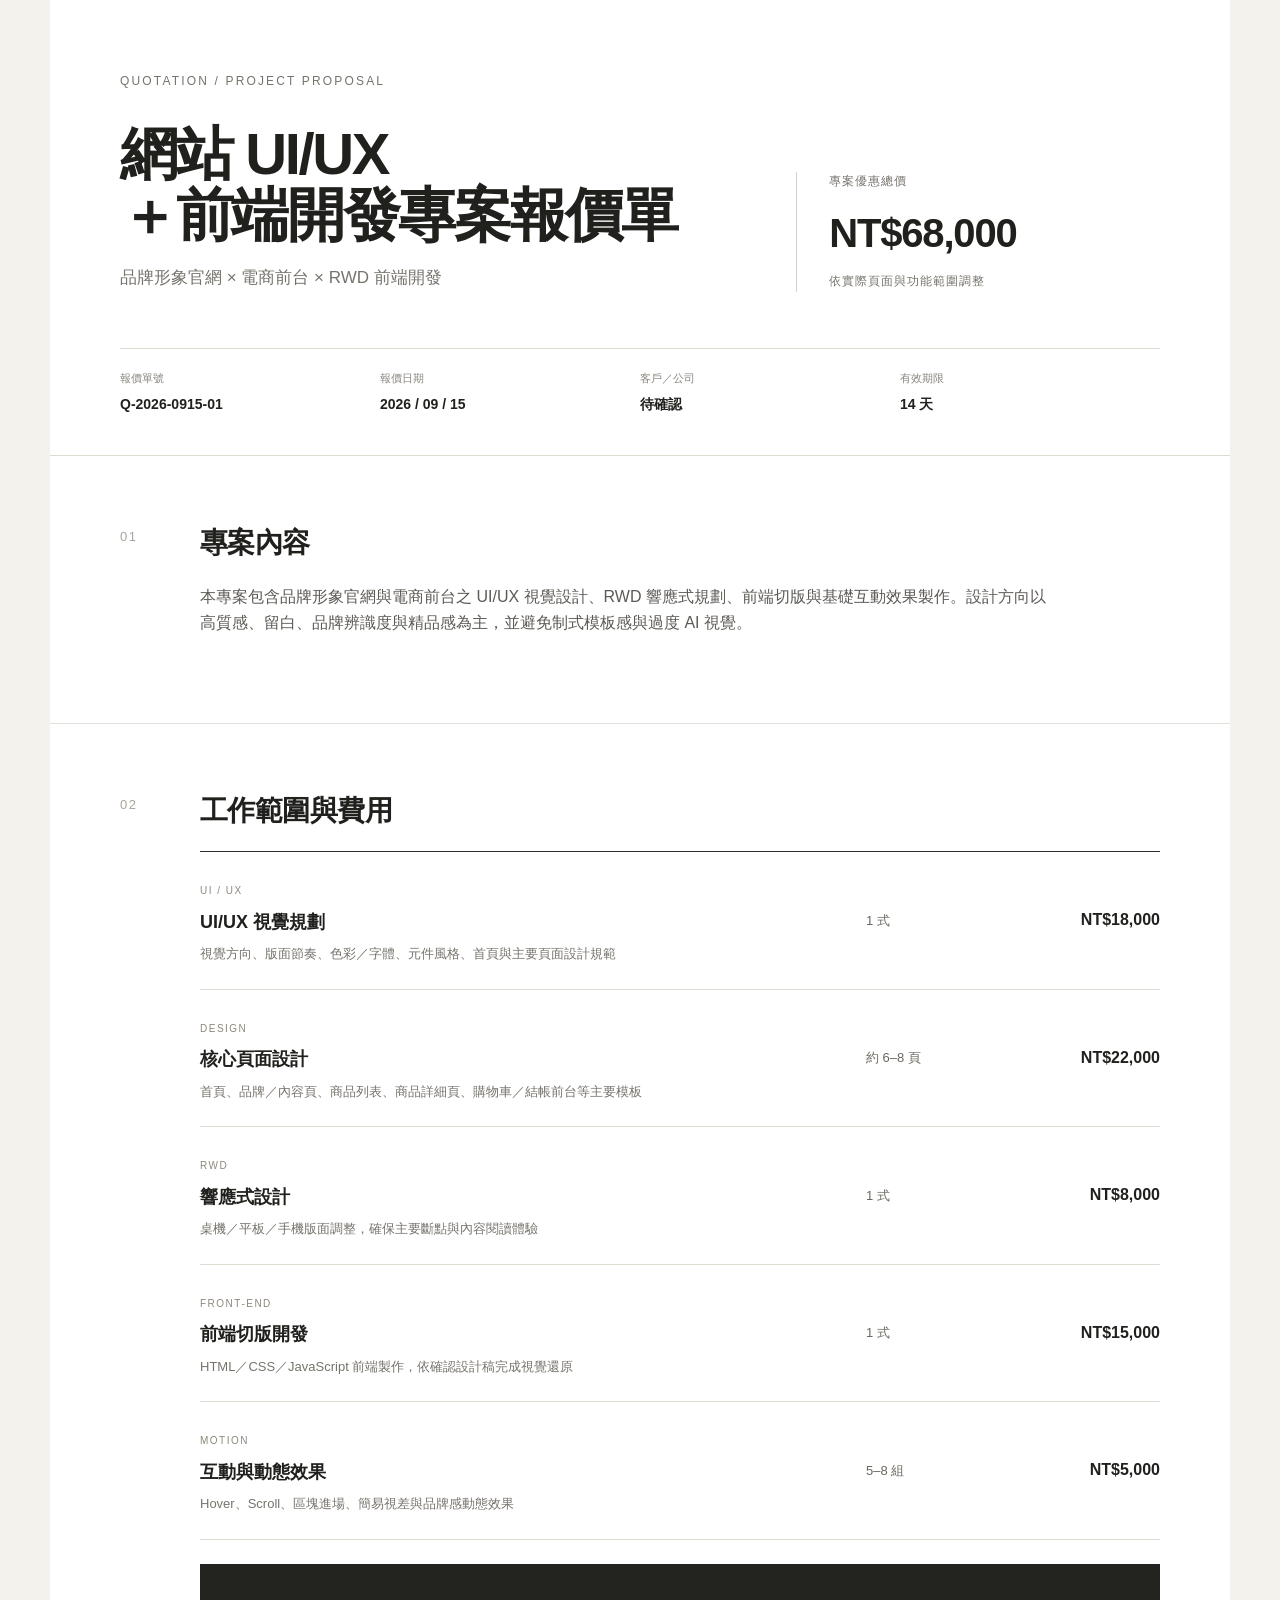
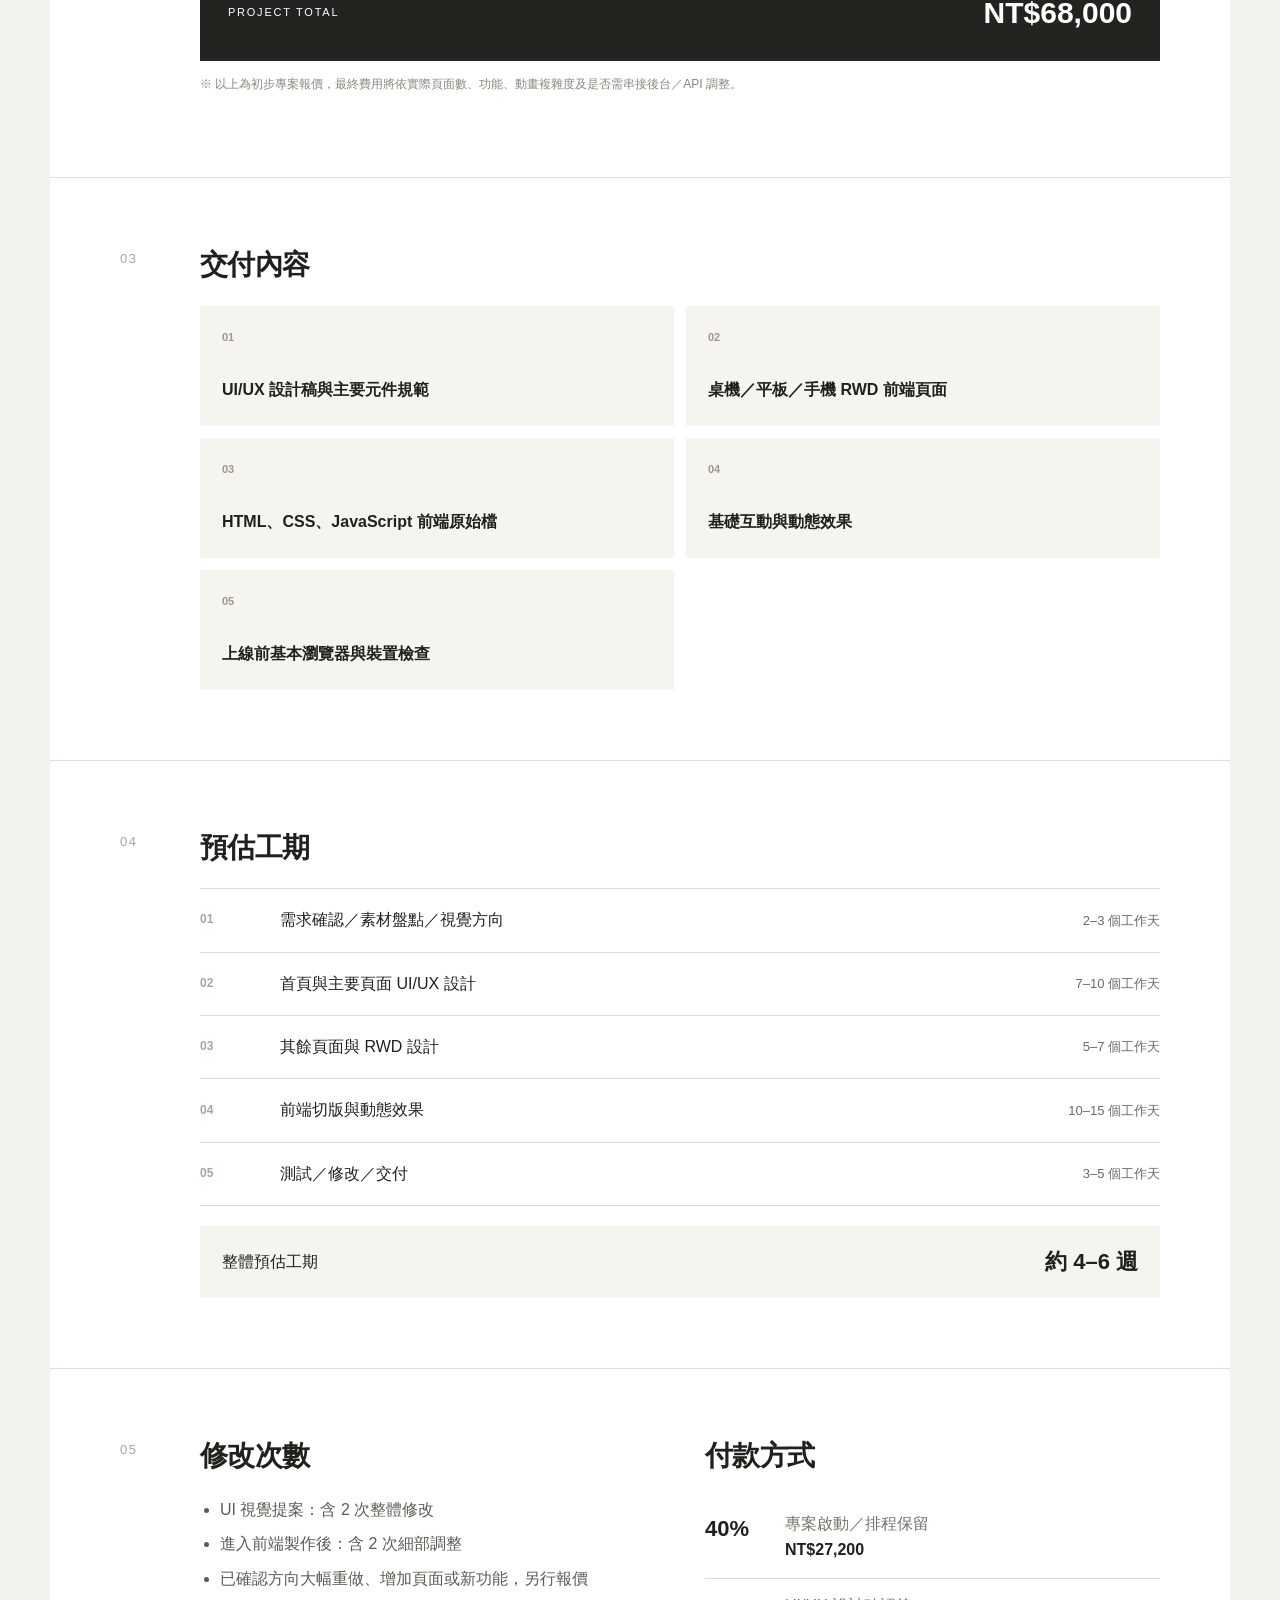
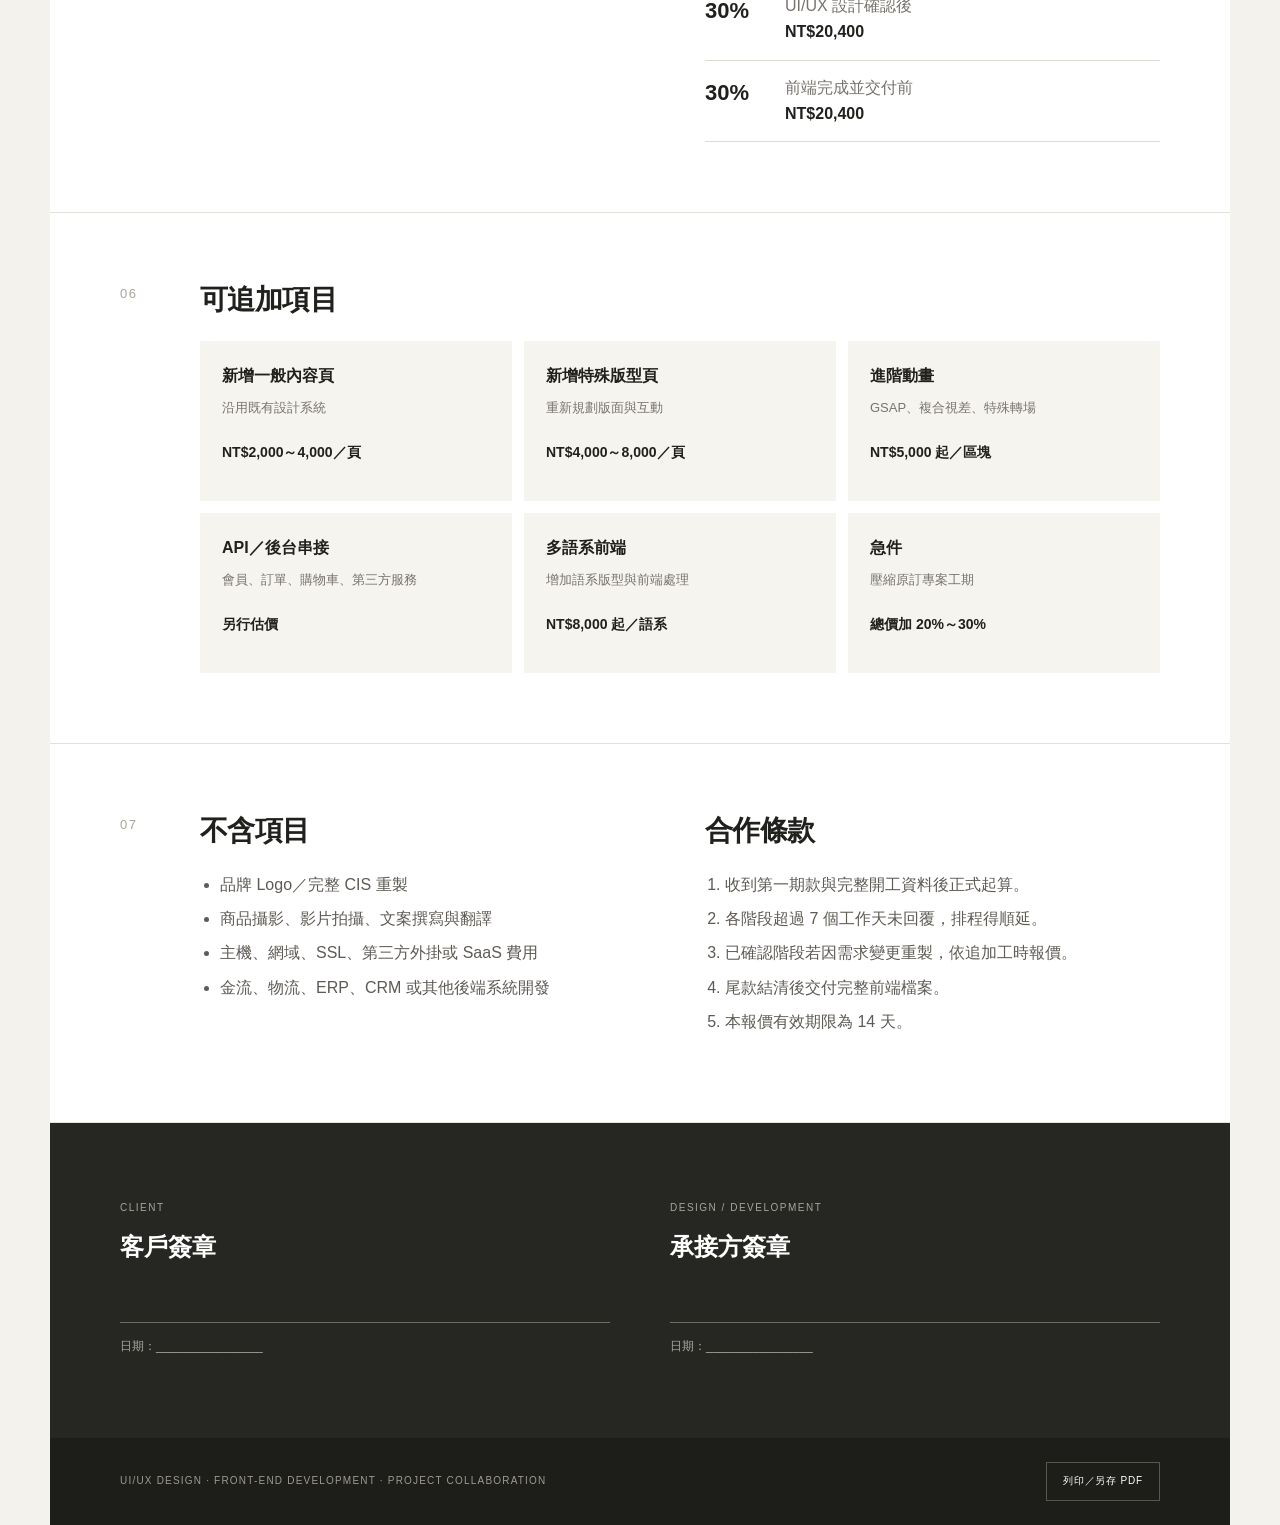
<file: quotation/index.html>
<!doctype html>
<html lang="zh-Hant">
<head>
  <meta charset="utf-8">
  <meta name="viewport" content="width=device-width, initial-scale=1">
  <meta name="description" content="網站 UI/UX 與前端開發專案報價單">
  <title>網站 UI/UX＋前端開發專案報價單</title>
  <link rel="stylesheet" href="styles.css">
</head>
<body>
  <main class="quote-page">
    <section class="hero">
      <div class="hero__eyebrow">QUOTATION / PROJECT PROPOSAL</div>
      <div class="hero__grid">
        <div>
          <h1>網站 UI/UX<br>＋前端開發專案報價單</h1>
          <p class="hero__lead">品牌形象官網 × 電商前台 × RWD 前端開發</p>
        </div>
        <div class="hero__price">
          <span>專案優惠總價</span>
          <strong>NT$68,000</strong>
          <small>依實際頁面與功能範圍調整</small>
        </div>
      </div>
      <div class="meta-grid">
        <div><span>報價單號</span><b>Q-2026-0915-01</b></div>
        <div><span>報價日期</span><b>2026 / 09 / 15</b></div>
        <div><span>客戶／公司</span><b>待確認</b></div>
        <div><span>有效期限</span><b>14 天</b></div>
      </div>
    </section>

    <section class="section intro">
      <div class="section-no">01</div>
      <div class="section-body">
        <h2>專案內容</h2>
        <p>本專案包含品牌形象官網與電商前台之 UI/UX 視覺設計、RWD 響應式規劃、前端切版與基礎互動效果製作。設計方向以高質感、留白、品牌辨識度與精品感為主，並避免制式模板感與過度 AI 視覺。</p>
      </div>
    </section>

    <section class="section">
      <div class="section-no">02</div>
      <div class="section-body">
        <h2>工作範圍與費用</h2>
        <div class="price-list">
          <article class="price-row">
            <div><span class="tag">UI / UX</span><h3>UI/UX 視覺規劃</h3><p>視覺方向、版面節奏、色彩／字體、元件風格、首頁與主要頁面設計規範</p></div>
            <div class="scope">1 式</div><div class="money">NT$18,000</div>
          </article>
          <article class="price-row">
            <div><span class="tag">DESIGN</span><h3>核心頁面設計</h3><p>首頁、品牌／內容頁、商品列表、商品詳細頁、購物車／結帳前台等主要模板</p></div>
            <div class="scope">約 6–8 頁</div><div class="money">NT$22,000</div>
          </article>
          <article class="price-row">
            <div><span class="tag">RWD</span><h3>響應式設計</h3><p>桌機／平板／手機版面調整，確保主要斷點與內容閱讀體驗</p></div>
            <div class="scope">1 式</div><div class="money">NT$8,000</div>
          </article>
          <article class="price-row">
            <div><span class="tag">FRONT-END</span><h3>前端切版開發</h3><p>HTML／CSS／JavaScript 前端製作，依確認設計稿完成視覺還原</p></div>
            <div class="scope">1 式</div><div class="money">NT$15,000</div>
          </article>
          <article class="price-row">
            <div><span class="tag">MOTION</span><h3>互動與動態效果</h3><p>Hover、Scroll、區塊進場、簡易視差與品牌感動態效果</p></div>
            <div class="scope">5–8 組</div><div class="money">NT$5,000</div>
          </article>
        </div>
        <div class="total-bar"><span>PROJECT TOTAL</span><strong>NT$68,000</strong></div>
        <p class="note">※ 以上為初步專案報價，最終費用將依實際頁面數、功能、動畫複雜度及是否需串接後台／API 調整。</p>
      </div>
    </section>

    <section class="section two-col">
      <div class="section-no">03</div>
      <div class="section-body">
        <h2>交付內容</h2>
        <div class="card-grid">
          <div class="card"><b>01</b><span>UI/UX 設計稿與主要元件規範</span></div>
          <div class="card"><b>02</b><span>桌機／平板／手機 RWD 前端頁面</span></div>
          <div class="card"><b>03</b><span>HTML、CSS、JavaScript 前端原始檔</span></div>
          <div class="card"><b>04</b><span>基礎互動與動態效果</span></div>
          <div class="card"><b>05</b><span>上線前基本瀏覽器與裝置檢查</span></div>
        </div>
      </div>
    </section>

    <section class="section">
      <div class="section-no">04</div>
      <div class="section-body">
        <h2>預估工期</h2>
        <div class="timeline">
          <div><b>01</b><span>需求確認／素材盤點／視覺方向</span><em>2–3 個工作天</em></div>
          <div><b>02</b><span>首頁與主要頁面 UI/UX 設計</span><em>7–10 個工作天</em></div>
          <div><b>03</b><span>其餘頁面與 RWD 設計</span><em>5–7 個工作天</em></div>
          <div><b>04</b><span>前端切版與動態效果</span><em>10–15 個工作天</em></div>
          <div><b>05</b><span>測試／修改／交付</span><em>3–5 個工作天</em></div>
        </div>
        <div class="duration"><span>整體預估工期</span><strong>約 4–6 週</strong></div>
      </div>
    </section>

    <section class="section split">
      <div class="section-no">05</div>
      <div class="section-body split-grid">
        <div>
          <h2>修改次數</h2>
          <ul>
            <li>UI 視覺提案：含 2 次整體修改</li>
            <li>進入前端製作後：含 2 次細部調整</li>
            <li>已確認方向大幅重做、增加頁面或新功能，另行報價</li>
          </ul>
        </div>
        <div>
          <h2>付款方式</h2>
          <div class="payment"><span>40%</span><p>專案啟動／排程保留<br><b>NT$27,200</b></p></div>
          <div class="payment"><span>30%</span><p>UI/UX 設計確認後<br><b>NT$20,400</b></p></div>
          <div class="payment"><span>30%</span><p>前端完成並交付前<br><b>NT$20,400</b></p></div>
        </div>
      </div>
    </section>

    <section class="section">
      <div class="section-no">06</div>
      <div class="section-body">
        <h2>可追加項目</h2>
        <div class="addon-grid">
          <div><h3>新增一般內容頁</h3><p>沿用既有設計系統</p><b>NT$2,000～4,000／頁</b></div>
          <div><h3>新增特殊版型頁</h3><p>重新規劃版面與互動</p><b>NT$4,000～8,000／頁</b></div>
          <div><h3>進階動畫</h3><p>GSAP、複合視差、特殊轉場</p><b>NT$5,000 起／區塊</b></div>
          <div><h3>API／後台串接</h3><p>會員、訂單、購物車、第三方服務</p><b>另行估價</b></div>
          <div><h3>多語系前端</h3><p>增加語系版型與前端處理</p><b>NT$8,000 起／語系</b></div>
          <div><h3>急件</h3><p>壓縮原訂專案工期</p><b>總價加 20%～30%</b></div>
        </div>
      </div>
    </section>

    <section class="section split">
      <div class="section-no">07</div>
      <div class="section-body split-grid">
        <div>
          <h2>不含項目</h2>
          <ul>
            <li>品牌 Logo／完整 CIS 重製</li>
            <li>商品攝影、影片拍攝、文案撰寫與翻譯</li>
            <li>主機、網域、SSL、第三方外掛或 SaaS 費用</li>
            <li>金流、物流、ERP、CRM 或其他後端系統開發</li>
          </ul>
        </div>
        <div>
          <h2>合作條款</h2>
          <ol>
            <li>收到第一期款與完整開工資料後正式起算。</li>
            <li>各階段超過 7 個工作天未回覆，排程得順延。</li>
            <li>已確認階段若因需求變更重製，依追加工時報價。</li>
            <li>尾款結清後交付完整前端檔案。</li>
            <li>本報價有效期限為 14 天。</li>
          </ol>
        </div>
      </div>
    </section>

    <section class="signature">
      <div>
        <span>CLIENT</span>
        <h2>客戶簽章</h2>
        <div class="sign-line"></div>
        <p>日期：________________</p>
      </div>
      <div>
        <span>DESIGN / DEVELOPMENT</span>
        <h2>承接方簽章</h2>
        <div class="sign-line"></div>
        <p>日期：________________</p>
      </div>
    </section>

    <footer>
      <div>UI/UX DESIGN · FRONT-END DEVELOPMENT · PROJECT COLLABORATION</div>
      <button onclick="window.print()">列印／另存 PDF</button>
    </footer>
  </main>
</body>
</html>
</file>
<file: quotation/styles.css>
*{box-sizing:border-box}html{scroll-behavior:smooth}body{margin:0;background:#f4f2ed;color:#20201d;font-family:Arial,"Microsoft JhengHei",sans-serif;line-height:1.65}.quote-page{max-width:1180px;margin:0 auto;background:#fff}.hero{padding:72px 70px 38px;border-bottom:1px solid #dedbd3}.hero__eyebrow{font-size:12px;letter-spacing:.18em;color:#77736c;margin-bottom:32px}.hero__grid{display:grid;grid-template-columns:1.4fr .8fr;gap:40px;align-items:end}.hero h1{font-size:58px;line-height:1.05;letter-spacing:-.04em;margin:0 0 18px;font-weight:700}.hero__lead{margin:0;color:#77736c;font-size:17px}.hero__price{border-left:1px solid #d5d1c8;padding-left:32px}.hero__price span,.hero__price small{display:block;color:#77736c;font-size:12px;letter-spacing:.08em}.hero__price strong{display:block;font-size:40px;margin:8px 0 6px;letter-spacing:-.03em}.meta-grid{margin-top:56px;display:grid;grid-template-columns:repeat(4,1fr);border-top:1px solid #dedbd3}.meta-grid>div{padding:20px 18px 0 0}.meta-grid span{display:block;font-size:11px;color:#8a867f;margin-bottom:4px}.meta-grid b{font-size:14px}.section{display:grid;grid-template-columns:80px 1fr;padding:70px;border-bottom:1px solid #e4e1da}.section-no{font-size:13px;letter-spacing:.12em;color:#aaa49a}.section-body h2{font-size:28px;line-height:1.2;margin:0 0 24px;letter-spacing:-.02em}.section-body>p,.intro p{max-width:850px;font-size:16px;color:#5d5a55}.price-list{border-top:1px solid #2d2c29}.price-row{display:grid;grid-template-columns:1fr 120px 150px;gap:24px;padding:24px 0;border-bottom:1px solid #dedbd3;align-items:center}.price-row h3{margin:5px 0 6px;font-size:18px}.price-row p{margin:0;color:#77736c;font-size:13px}.tag{font-size:10px;letter-spacing:.15em;color:#8e887d}.scope{font-size:13px;color:#6b675f}.money{text-align:right;font-weight:700}.total-bar{margin-top:24px;background:#232320;color:#fff;padding:24px 28px;display:flex;align-items:center;justify-content:space-between}.total-bar span{font-size:11px;letter-spacing:.16em}.total-bar strong{font-size:30px}.note{font-size:12px!important;color:#8b867d!important;margin-top:14px}.card-grid{display:grid;grid-template-columns:repeat(2,1fr);gap:12px}.card{min-height:120px;background:#f6f4ef;padding:22px;display:flex;flex-direction:column;justify-content:space-between}.card b{font-size:11px;color:#9d978e}.card span{font-weight:600}.timeline{border-top:1px solid #dedbd3}.timeline>div{display:grid;grid-template-columns:60px 1fr 180px;gap:20px;padding:18px 0;border-bottom:1px solid #dedbd3;align-items:center}.timeline b{font-size:12px;color:#aaa49a}.timeline em{font-style:normal;text-align:right;color:#6d6961;font-size:13px}.duration{margin-top:20px;display:flex;justify-content:space-between;align-items:center;padding:18px 22px;background:#f6f4ef}.duration strong{font-size:22px}.split-grid{display:grid;grid-template-columns:1fr 1fr;gap:50px}.split-grid ul,.split-grid ol{padding-left:20px;color:#5e5a54}.split-grid li{margin:8px 0}.payment{display:grid;grid-template-columns:64px 1fr;gap:16px;padding:14px 0;border-bottom:1px solid #dedbd3}.payment span{font-size:22px;font-weight:700}.payment p{margin:0;color:#77736c}.payment b{color:#20201d}.addon-grid{display:grid;grid-template-columns:repeat(3,1fr);gap:12px}.addon-grid>div{background:#f6f4ef;padding:22px;min-height:160px}.addon-grid h3{margin:0 0 8px;font-size:16px}.addon-grid p{margin:0 0 20px;font-size:13px;color:#77736c}.addon-grid b{font-size:14px}.signature{display:grid;grid-template-columns:1fr 1fr;gap:60px;padding:70px;background:#262622;color:#fff}.signature span{font-size:10px;letter-spacing:.15em;color:#a8a59e}.signature h2{font-size:24px;margin:8px 0 55px}.sign-line{border-top:1px solid #706d67;margin-bottom:14px}.signature p{color:#aaa69f;font-size:12px}footer{display:flex;justify-content:space-between;align-items:center;padding:24px 70px;background:#1d1d1a;color:#9f9b93;font-size:10px;letter-spacing:.12em}footer button{border:1px solid #59564f;background:transparent;color:#fff;padding:10px 16px;cursor:pointer;font:inherit;letter-spacing:.08em}footer button:hover{background:#fff;color:#1d1d1a}@media(max-width:900px){.hero{padding:48px 28px 28px}.hero__grid{grid-template-columns:1fr}.hero h1{font-size:40px}.hero__price{border-left:0;border-top:1px solid #d5d1c8;padding:22px 0 0}.meta-grid{grid-template-columns:1fr 1fr}.section{grid-template-columns:1fr;padding:48px 28px}.section-no{margin-bottom:14px}.price-row{grid-template-columns:1fr 90px}.money{grid-column:2;grid-row:1;text-align:right}.scope{grid-column:2;text-align:right}.split-grid,.addon-grid{grid-template-columns:1fr}.card-grid{grid-template-columns:1fr}.timeline>div{grid-template-columns:44px 1fr}.timeline em{grid-column:2;text-align:left}.signature{grid-template-columns:1fr;padding:48px 28px}footer{padding:20px 28px;gap:20px;flex-direction:column;align-items:flex-start}}@media(max-width:520px){.hero h1{font-size:34px}.hero__price strong{font-size:34px}.meta-grid{grid-template-columns:1fr}.price-row{grid-template-columns:1fr}.money,.scope{grid-column:1;grid-row:auto;text-align:left}.total-bar{align-items:flex-start;gap:8px;flex-direction:column}.duration{align-items:flex-start;gap:6px;flex-direction:column}}@media print{body{background:#fff}.quote-page{max-width:none}.hero,.section,.signature{break-inside:avoid}footer button{display:none}footer{background:#fff;color:#777;border-top:1px solid #ddd}.signature{background:#fff;color:#20201d}.signature span,.signature p{color:#777}.sign-line{border-color:#999}}
</file>
